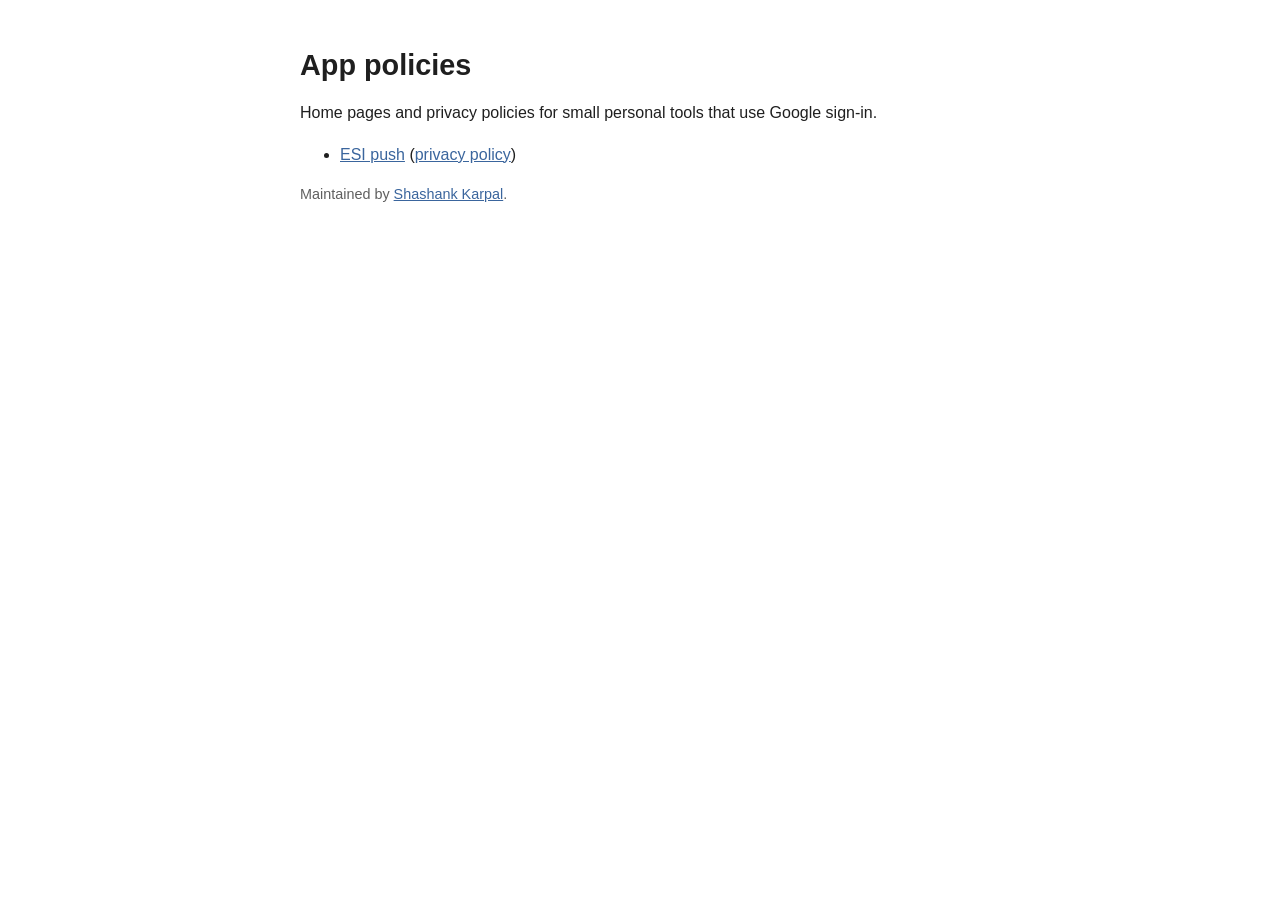
<file: index.html>
<!doctype html>
<html lang="en">
<head>
<meta charset="utf-8">
<meta name="viewport" content="width=device-width, initial-scale=1">
<title>App policies</title>
<link rel="stylesheet" href="style.css">
</head>
<body>
<main>
<h1>App policies</h1>
<p>Home pages and privacy policies for small personal tools that use Google
sign-in.</p>
<ul>
<li><a href="esi-push/">ESI push</a> (<a href="esi-push/privacy.html">privacy policy</a>)</li>
</ul>
<p class="meta">Maintained by <a href="https://github.com/ShashankKarpal">Shashank Karpal</a>.</p>
</main>
</body>
</html>
</file>
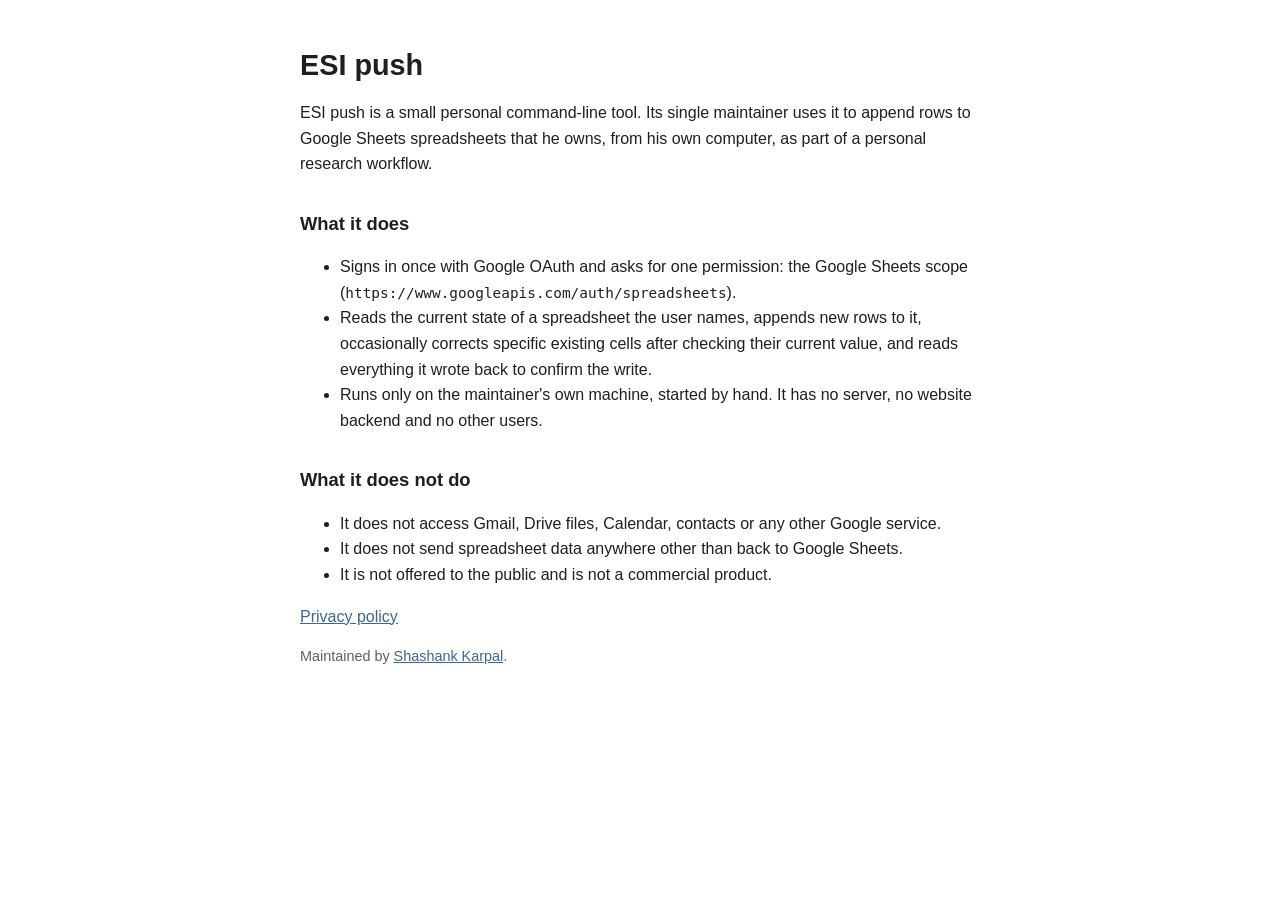
<file: esi-push/index.html>
<!doctype html>
<html lang="en">
<head>
<meta charset="utf-8">
<meta name="viewport" content="width=device-width, initial-scale=1">
<title>ESI push</title>
<link rel="stylesheet" href="../style.css">
</head>
<body>
<main>
<h1>ESI push</h1>
<p>ESI push is a small personal command-line tool. Its single maintainer uses it
to append rows to Google Sheets spreadsheets that he owns, from his own
computer, as part of a personal research workflow.</p>

<h2>What it does</h2>
<ul>
<li>Signs in once with Google OAuth and asks for one permission: the Google
Sheets scope (<code>https://www.googleapis.com/auth/spreadsheets</code>).</li>
<li>Reads the current state of a spreadsheet the user names, appends new rows
to it, occasionally corrects specific existing cells after checking their
current value, and reads everything it wrote back to confirm the write.</li>
<li>Runs only on the maintainer's own machine, started by hand. It has no
server, no website backend and no other users.</li>
</ul>

<h2>What it does not do</h2>
<ul>
<li>It does not access Gmail, Drive files, Calendar, contacts or any other
Google service.</li>
<li>It does not send spreadsheet data anywhere other than back to Google
Sheets.</li>
<li>It is not offered to the public and is not a commercial product.</li>
</ul>

<p><a href="privacy.html">Privacy policy</a></p>
<p class="meta">Maintained by <a href="https://github.com/ShashankKarpal">Shashank Karpal</a>.</p>
</main>
</body>
</html>
</file>
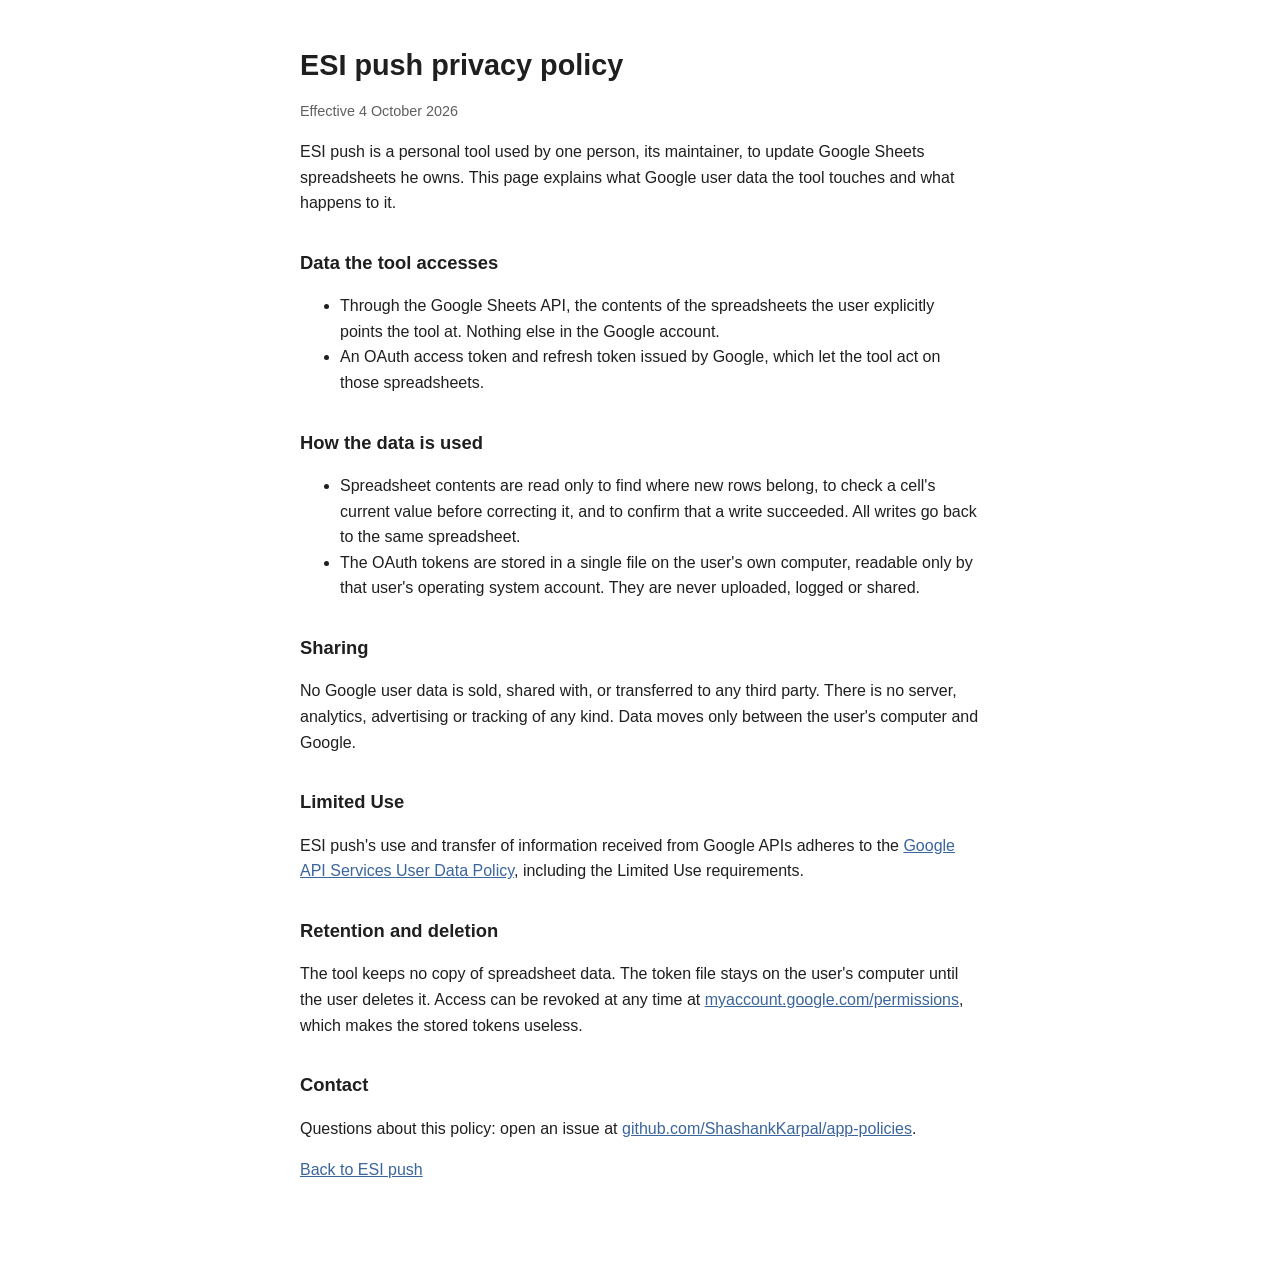
<file: esi-push/privacy.html>
<!doctype html>
<html lang="en">
<head>
<meta charset="utf-8">
<meta name="viewport" content="width=device-width, initial-scale=1">
<title>ESI push privacy policy</title>
<link rel="stylesheet" href="../style.css">
</head>
<body>
<main>
<h1>ESI push privacy policy</h1>
<p class="meta">Effective 4 October 2026</p>

<p>ESI push is a personal tool used by one person, its maintainer, to update
Google Sheets spreadsheets he owns. This page explains what Google user data
the tool touches and what happens to it.</p>

<h2>Data the tool accesses</h2>
<ul>
<li>Through the Google Sheets API, the contents of the spreadsheets the user
explicitly points the tool at. Nothing else in the Google account.</li>
<li>An OAuth access token and refresh token issued by Google, which let the
tool act on those spreadsheets.</li>
</ul>

<h2>How the data is used</h2>
<ul>
<li>Spreadsheet contents are read only to find where new rows belong, to
check a cell's current value before correcting it, and to confirm that a
write succeeded. All writes go back to the same spreadsheet.</li>
<li>The OAuth tokens are stored in a single file on the user's own computer,
readable only by that user's operating system account. They are never
uploaded, logged or shared.</li>
</ul>

<h2>Sharing</h2>
<p>No Google user data is sold, shared with, or transferred to any third party.
There is no server, analytics, advertising or tracking of any kind. Data moves
only between the user's computer and Google.</p>

<h2>Limited Use</h2>
<p>ESI push's use and transfer of information received from Google APIs adheres
to the <a href="https://developers.google.com/terms/api-services-user-data-policy">Google
API Services User Data Policy</a>, including the Limited Use requirements.</p>

<h2>Retention and deletion</h2>
<p>The tool keeps no copy of spreadsheet data. The token file stays on the
user's computer until the user deletes it. Access can be revoked at any time at
<a href="https://myaccount.google.com/permissions">myaccount.google.com/permissions</a>,
which makes the stored tokens useless.</p>

<h2>Contact</h2>
<p>Questions about this policy: open an issue at
<a href="https://github.com/ShashankKarpal/app-policies/issues">github.com/ShashankKarpal/app-policies</a>.</p>

<p><a href="index.html">Back to ESI push</a></p>
</main>
</body>
</html>
</file>
<file: style.css>
:root {
  --bg: #ffffff;
  --text: #1f1f1f;
  --muted: #5f5f5f;
  --link: #3a659d;
}
@media (prefers-color-scheme: dark) {
  :root {
    --bg: #141414;
    --text: #e8e8e8;
    --muted: #a8a8a8;
    --link: #5e92dc;
  }
}
body {
  margin: 0;
  background: var(--bg);
  color: var(--text);
  font: 16px/1.6 -apple-system, BlinkMacSystemFont, "Segoe UI", Roboto, Helvetica, Arial, sans-serif;
}
main {
  max-width: 680px;
  margin: 0 auto;
  padding: 48px 16px 64px;
}
h1 { font-size: 1.8rem; line-height: 1.25; margin: 0 0 16px; }
h2 { font-size: 1.15rem; margin: 32px 0 8px; }
a { color: var(--link); text-decoration: underline; }
code { font-size: 0.9em; overflow-wrap: anywhere; }
.meta { color: var(--muted); font-size: 0.9rem; }
</file>
